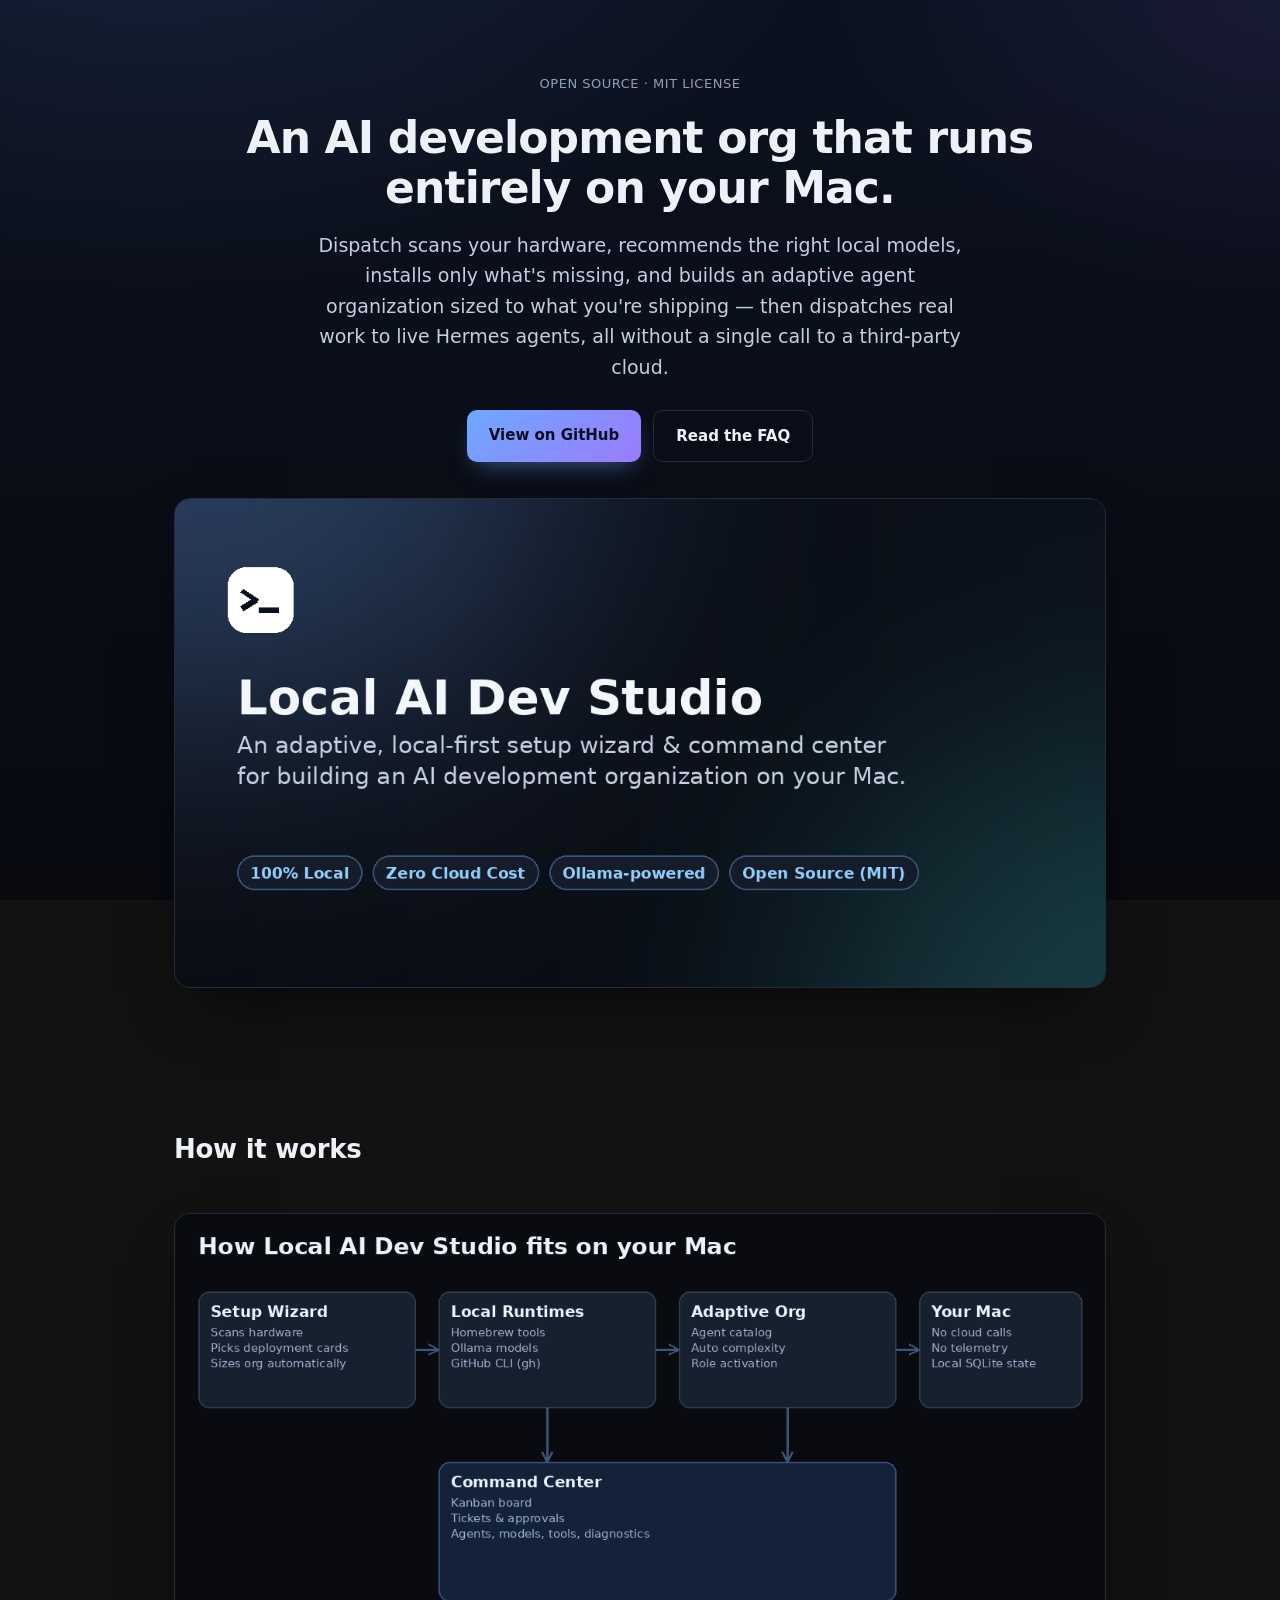
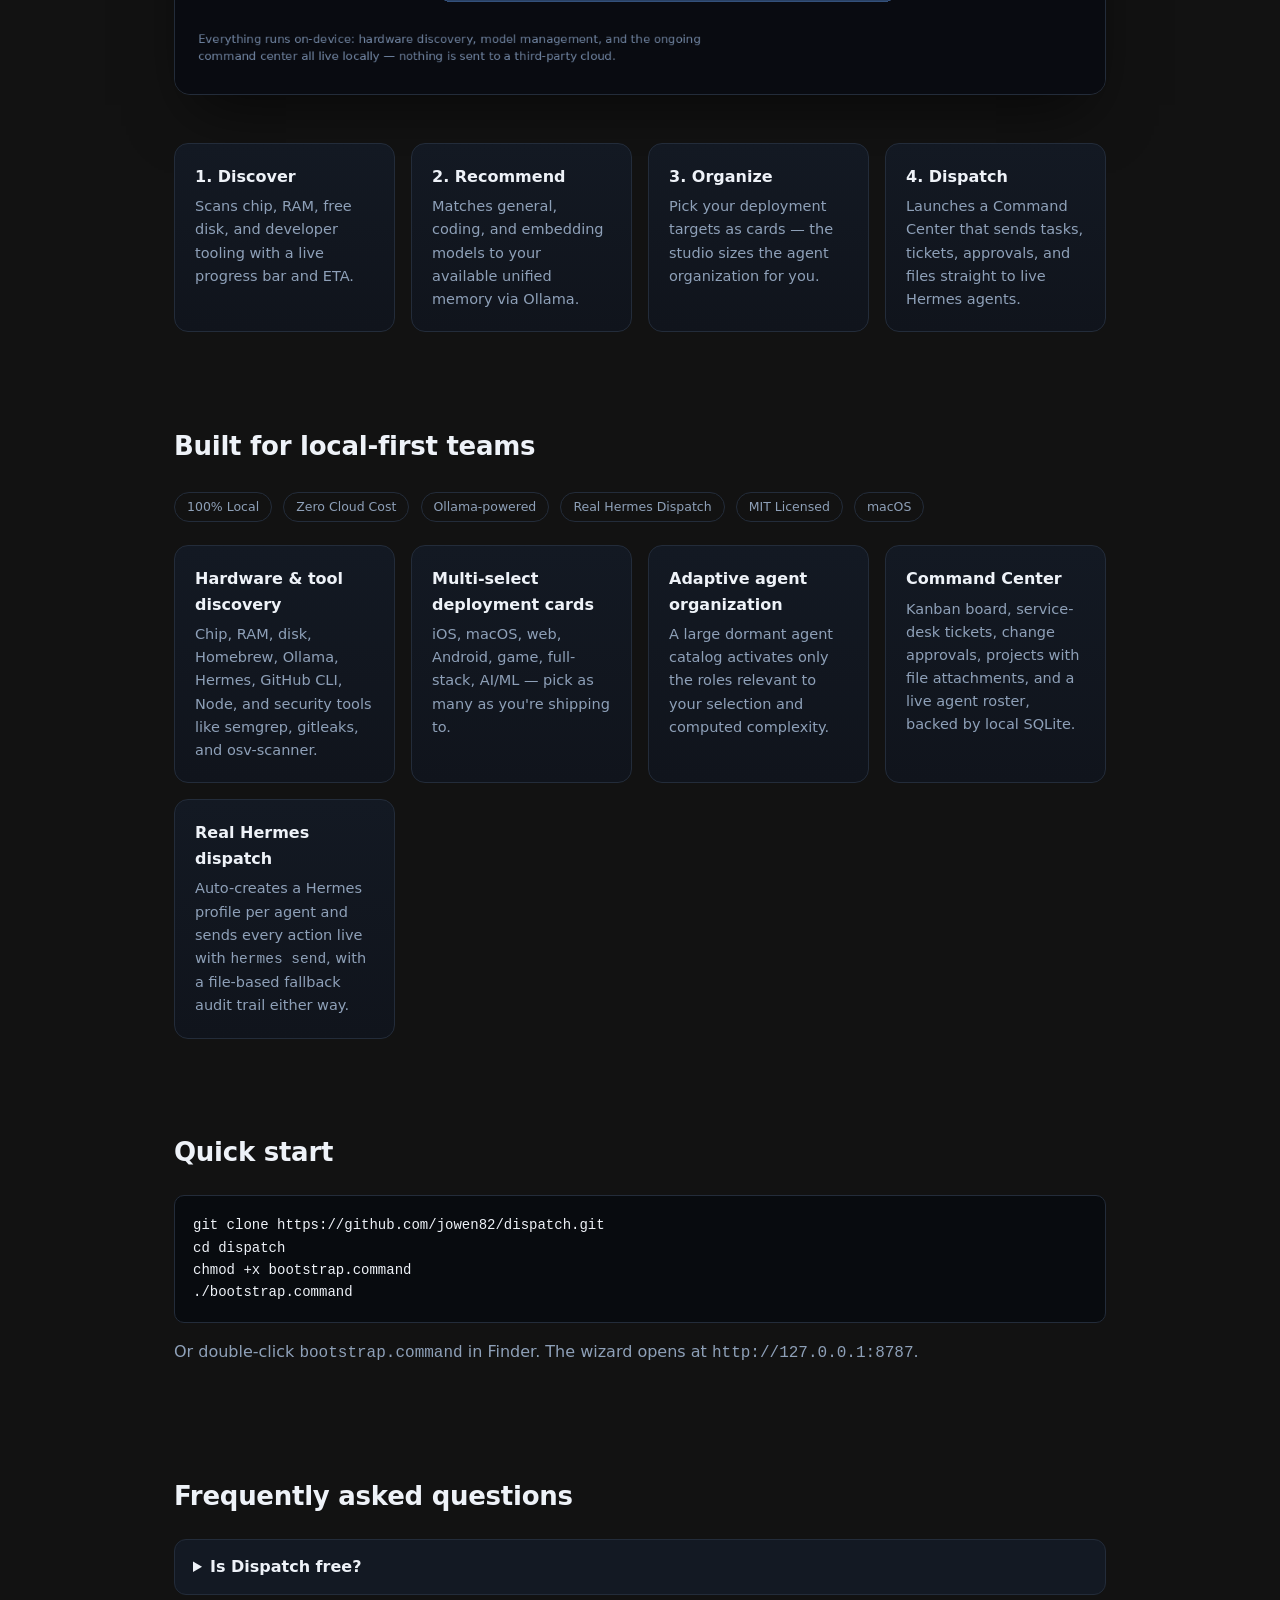
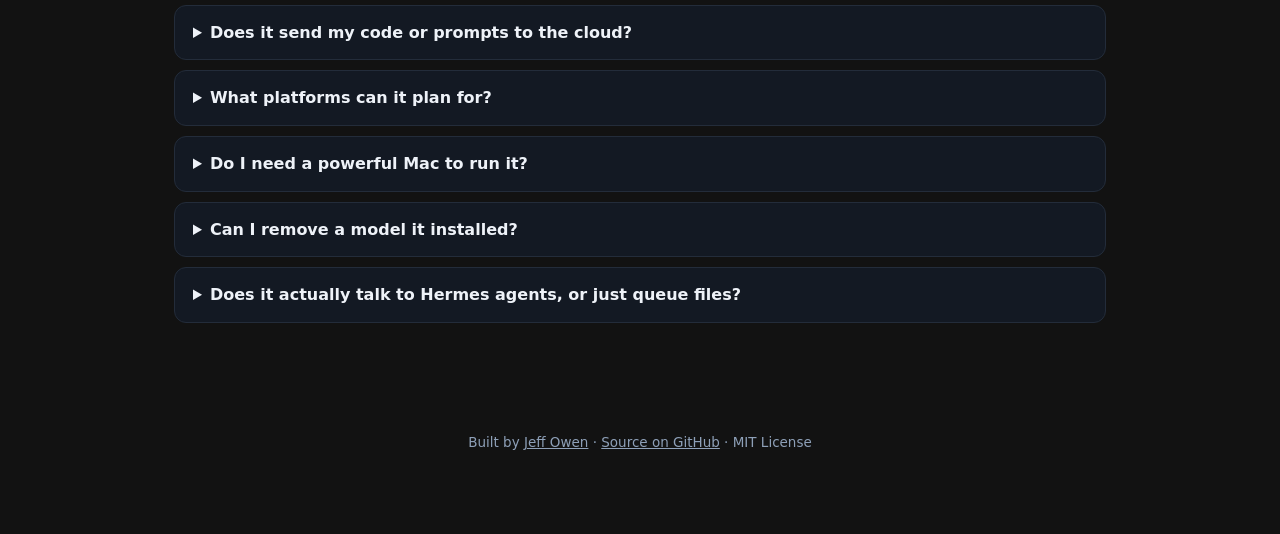
<file: docs/index.html>
<!doctype html>
<html lang="en">
<head>
<meta charset="utf-8">
<meta name="viewport" content="width=device-width,initial-scale=1">

<title>Dispatch — Local-First AI Developer Tooling for macOS</title>
<meta name="description" content="Dispatch is a free, open-source macOS setup wizard and command center that builds an adaptive AI development organization on your own Mac — no cloud, no subscription, no telemetry.">
<link rel="canonical" href="https://jowen82.github.io/dispatch/">
<meta name="author" content="Jeff Owen">
<meta name="robots" content="index, follow">
<meta name="theme-color" content="#0b1020">

<!-- Open Graph -->
<meta property="og:type" content="website">
<meta property="og:title" content="Dispatch — Local-First AI Developer Tooling for macOS">
<meta property="og:description" content="A free, open-source setup wizard and command center that builds an adaptive AI development organization on your Mac. No cloud, no subscription, no telemetry.">
<meta property="og:url" content="https://jowen82.github.io/dispatch/">
<meta property="og:image" content="https://jowen82.github.io/dispatch/assets/og-image.png">
<meta property="og:image:width" content="1200">
<meta property="og:image:height" content="630">
<meta property="og:site_name" content="Dispatch">

<!-- Twitter -->
<meta name="twitter:card" content="summary_large_image">
<meta name="twitter:title" content="Dispatch — Local-First AI Developer Tooling for macOS">
<meta name="twitter:description" content="A free, open-source setup wizard and command center that builds an adaptive AI development organization on your Mac. No cloud, no subscription, no telemetry.">
<meta name="twitter:image" content="https://jowen82.github.io/dispatch/assets/og-image.png">

<!-- Icons -->
<link rel="icon" href="assets/favicon-32.png" sizes="32x32" type="image/png">
<link rel="icon" href="assets/favicon-16.png" sizes="16x16" type="image/png">
<link rel="apple-touch-icon" href="assets/apple-touch-icon.png">

<!-- Structured data: SoftwareApplication -->
<script type="application/ld+json">
{
  "@context": "https://schema.org",
  "@type": "SoftwareApplication",
  "name": "Dispatch",
  "alternateName": "Local AI Dev Studio",
  "applicationCategory": "DeveloperApplication",
  "operatingSystem": "macOS",
  "url": "https://jowen82.github.io/dispatch/",
  "downloadUrl": "https://github.com/jowen82/dispatch",
  "codeRepository": "https://github.com/jowen82/dispatch",
  "license": "https://github.com/jowen82/dispatch/blob/main/LICENSE",
  "description": "A local-first setup wizard and command center that builds an adaptive AI development organization on your Mac, with hardware discovery, local model recommendation via Ollama, real Hermes agent dispatch, and a kanban-based command center.",
  "image": "https://jowen82.github.io/dispatch/assets/og-image.png",
  "offers": {
    "@type": "Offer",
    "price": "0",
    "priceCurrency": "USD"
  },
  "author": {
    "@type": "Person",
    "name": "Jeff Owen",
    "sameAs": ["https://www.linkedin.com/in/jeffowen-pro/", "https://github.com/jowen82"]
  }
}
</script>

<!-- Structured data: FAQPage (Answer Engine Optimization) -->
<script type="application/ld+json">
{
  "@context": "https://schema.org",
  "@type": "FAQPage",
  "mainEntity": [
    {
      "@type": "Question",
      "name": "Is Dispatch free?",
      "acceptedAnswer": { "@type": "Answer", "text": "Yes. It is MIT-licensed and free to use, fork, and modify. The only costs are whatever local models and disk space you choose to install." }
    },
    {
      "@type": "Question",
      "name": "Does Dispatch send my code or prompts to the cloud?",
      "acceptedAnswer": { "@type": "Answer", "text": "No. Model inference runs locally through Ollama, agent dispatch runs locally through Hermes, and all studio state is stored in a local SQLite database on your Mac. Nothing is sent to a third-party cloud." }
    },
    {
      "@type": "Question",
      "name": "What deployment platforms can Dispatch plan an organization for?",
      "acceptedAnswer": { "@type": "Answer", "text": "iOS, macOS, web, Android, game development, full-stack, and AI/ML. You select one or more as cards in the Setup Wizard and the studio builds one coherent organization covering all of them." }
    },
    {
      "@type": "Question",
      "name": "Do I need a powerful Mac to run Dispatch?",
      "acceptedAnswer": { "@type": "Answer", "text": "No. The model recommender scales its suggestions to your available RAM, from lightweight 4B-class models up to larger models on 24GB and above." }
    },
    {
      "@type": "Question",
      "name": "What is the Command Center in Dispatch?",
      "acceptedAnswer": { "@type": "Answer", "text": "The ongoing dashboard the Setup Wizard opens once setup finishes: a kanban board, service-desk tickets, change approvals, projects with file attachments, the active agent roster, and diagnostics, all in one place." }
    },
    {
      "@type": "Question",
      "name": "Does Dispatch actually talk to Hermes agents, or just queue files?",
      "acceptedAnswer": { "@type": "Answer", "text": "Both. When the hermes CLI is on PATH, Dispatch sends live with hermes send and shows the real result on every card. Every action is also mirrored into a file-based inbox as a durable audit trail, so nothing is lost if Hermes isn't running." }
    }
  ]
}
</script>

<style>
:root{color-scheme:dark;--bg:#080a10;--panel:#10141d;--card:#131923;--line:#232c3a;--text:#eef2f8;--muted:#8ea0b8;--accent:#6ea8ff;--accent-2:#9b7bff;--good:#4ade80}
*{box-sizing:border-box}
body{margin:0;color:var(--text);font:16px/1.6 -apple-system,BlinkMacSystemFont,"SF Pro Text",Inter,system-ui,sans-serif;background:radial-gradient(1200px 700px at 12% -10%,rgba(110,168,255,.10),transparent 55%),radial-gradient(900px 600px at 100% 0%,rgba(155,123,255,.09),transparent 50%),linear-gradient(180deg,#0b1120,#0a0d16 55%,var(--bg));background-attachment:fixed}
a{color:var(--accent)}
.wrap{max-width:980px;margin:0 auto;padding:0 24px}
header.hero{padding:70px 0 40px;text-align:center}
.brand{display:inline-flex;align-items:center;gap:10px;color:var(--muted);font-size:13px;letter-spacing:.04em;text-transform:uppercase;margin-bottom:18px}
h1{font-size:44px;line-height:1.15;margin:0 0 16px;letter-spacing:-.02em}
.lead{font-size:19px;color:#c3cee0;max-width:660px;margin:0 auto 28px}
.cta{display:flex;gap:12px;justify-content:center;flex-wrap:wrap}
.btn{display:inline-block;padding:13px 22px;border-radius:10px;text-decoration:none;font-weight:650;font-size:15px}
.btn.primary{background:linear-gradient(135deg,var(--accent),var(--accent-2));color:#0b1020;box-shadow:0 10px 24px -10px rgba(110,168,255,.55)}
.btn.ghost{border:1px solid var(--line);color:var(--text)}
img.hero-shot{width:100%;border-radius:16px;border:1px solid var(--line);margin:36px 0;box-shadow:0 30px 60px -20px rgba(0,0,0,.6)}
section{padding:36px 0}
h2{font-size:26px;letter-spacing:-.01em}
.grid{display:grid;grid-template-columns:repeat(auto-fit,minmax(220px,1fr));gap:16px;margin-top:20px}
.card{background:linear-gradient(180deg,var(--card),#10141c);border:1px solid var(--line);border-radius:14px;padding:20px}
.card b{display:block;margin-bottom:6px;font-size:16px}
.card p{color:var(--muted);font-size:14.5px;margin:0}
.pill{display:inline-block;border:1px solid var(--line);border-radius:99px;padding:4px 12px;font-size:12.5px;color:var(--muted);margin:3px 6px 3px 0}
pre{background:#080b0f;border:1px solid var(--line);border-radius:10px;padding:18px;overflow:auto;font-size:14px}
details{background:var(--card);border:1px solid var(--line);border-radius:12px;padding:14px 18px;margin-bottom:10px}
summary{cursor:pointer;font-weight:600}
details p{color:var(--muted);margin:10px 0 2px}
footer{padding:50px 0 70px;text-align:center;color:var(--muted);font-size:13.5px}
footer a{color:var(--muted)}
</style>
</head>
<body>

<header class="hero">
  <div class="wrap">
    <div class="brand">Open Source · MIT License</div>
    <h1>An AI development org that runs entirely on your Mac.</h1>
    <p class="lead">Dispatch scans your hardware, recommends the right local models, installs only what's missing, and builds an adaptive agent organization sized to what you're shipping — then dispatches real work to live Hermes agents, all without a single call to a third-party cloud.</p>
    <div class="cta">
      <a class="btn primary" href="https://github.com/jowen82/dispatch">View on GitHub</a>
      <a class="btn ghost" href="#faq">Read the FAQ</a>
    </div>
    <img class="hero-shot" src="assets/og-image.png" alt="Dispatch banner showing the product name and 100% local, zero cloud cost, Ollama-powered, open source badges">
  </div>
</header>

<main class="wrap">

  <section id="how-it-works">
    <h2>How it works</h2>
    <img class="hero-shot" src="assets/architecture.png" alt="Architecture diagram showing the Setup Wizard, Local Runtimes, and Adaptive Org feeding into a local Command Center on your Mac" style="margin:20px 0">
    <div class="grid">
      <div class="card"><b>1. Discover</b><p>Scans chip, RAM, free disk, and developer tooling with a live progress bar and ETA.</p></div>
      <div class="card"><b>2. Recommend</b><p>Matches general, coding, and embedding models to your available unified memory via Ollama.</p></div>
      <div class="card"><b>3. Organize</b><p>Pick your deployment targets as cards — the studio sizes the agent organization for you.</p></div>
      <div class="card"><b>4. Dispatch</b><p>Launches a Command Center that sends tasks, tickets, approvals, and files straight to live Hermes agents.</p></div>
    </div>
  </section>

  <section id="features">
    <h2>Built for local-first teams</h2>
    <p style="color:var(--muted)">
      <span class="pill">100% Local</span>
      <span class="pill">Zero Cloud Cost</span>
      <span class="pill">Ollama-powered</span>
      <span class="pill">Real Hermes Dispatch</span>
      <span class="pill">MIT Licensed</span>
      <span class="pill">macOS</span>
    </p>
    <div class="grid">
      <div class="card"><b>Hardware &amp; tool discovery</b><p>Chip, RAM, disk, Homebrew, Ollama, Hermes, GitHub CLI, Node, and security tools like semgrep, gitleaks, and osv-scanner.</p></div>
      <div class="card"><b>Multi-select deployment cards</b><p>iOS, macOS, web, Android, game, full-stack, AI/ML — pick as many as you're shipping to.</p></div>
      <div class="card"><b>Adaptive agent organization</b><p>A large dormant agent catalog activates only the roles relevant to your selection and computed complexity.</p></div>
      <div class="card"><b>Command Center</b><p>Kanban board, service-desk tickets, change approvals, projects with file attachments, and a live agent roster, backed by local SQLite.</p></div>
      <div class="card"><b>Real Hermes dispatch</b><p>Auto-creates a Hermes profile per agent and sends every action live with <code>hermes send</code>, with a file-based fallback audit trail either way.</p></div>
    </div>
  </section>

  <section id="quick-start">
    <h2>Quick start</h2>
    <pre><code>git clone https://github.com/jowen82/dispatch.git
cd dispatch
chmod +x bootstrap.command
./bootstrap.command</code></pre>
    <p style="color:var(--muted)">Or double-click <code>bootstrap.command</code> in Finder. The wizard opens at <code>http://127.0.0.1:8787</code>.</p>
  </section>

  <section id="faq">
    <h2>Frequently asked questions</h2>
    <details>
      <summary>Is Dispatch free?</summary>
      <p>Yes. It's MIT-licensed and free to use, fork, and modify. The only costs are whatever local models and disk space you choose to install.</p>
    </details>
    <details>
      <summary>Does it send my code or prompts to the cloud?</summary>
      <p>No. Model inference runs locally through Ollama, agent dispatch runs locally through Hermes, and all studio state is stored in a local SQLite database on your Mac.</p>
    </details>
    <details>
      <summary>What platforms can it plan for?</summary>
      <p>iOS, macOS, web, Android, game development, full-stack, and AI/ML — selectable as multiple deployment-type cards in the Setup Wizard.</p>
    </details>
    <details>
      <summary>Do I need a powerful Mac to run it?</summary>
      <p>No. The model recommender scales its suggestions to your available RAM, from lightweight 4B-class models up to larger models on 24GB+ machines.</p>
    </details>
    <details>
      <summary>Can I remove a model it installed?</summary>
      <p>Yes, but only with an explicit confirmation step — you must type the exact model name before it's removed. Nothing is deleted automatically.</p>
    </details>
    <details>
      <summary>Does it actually talk to Hermes agents, or just queue files?</summary>
      <p>Both. When the <code>hermes</code> CLI is on PATH, Dispatch sends live with <code>hermes send</code> and shows the real result on every card. Every action is also mirrored into a file-based inbox as a durable audit trail, so nothing is lost if Hermes isn't running.</p>
    </details>
  </section>

</main>

<footer>
  <div class="wrap">
    <p>Built by <a href="https://www.linkedin.com/in/jeffowen-pro/">Jeff Owen</a> · <a href="https://github.com/jowen82/dispatch">Source on GitHub</a> · MIT License</p>
  </div>
</footer>

</body>
</html>
</file>
